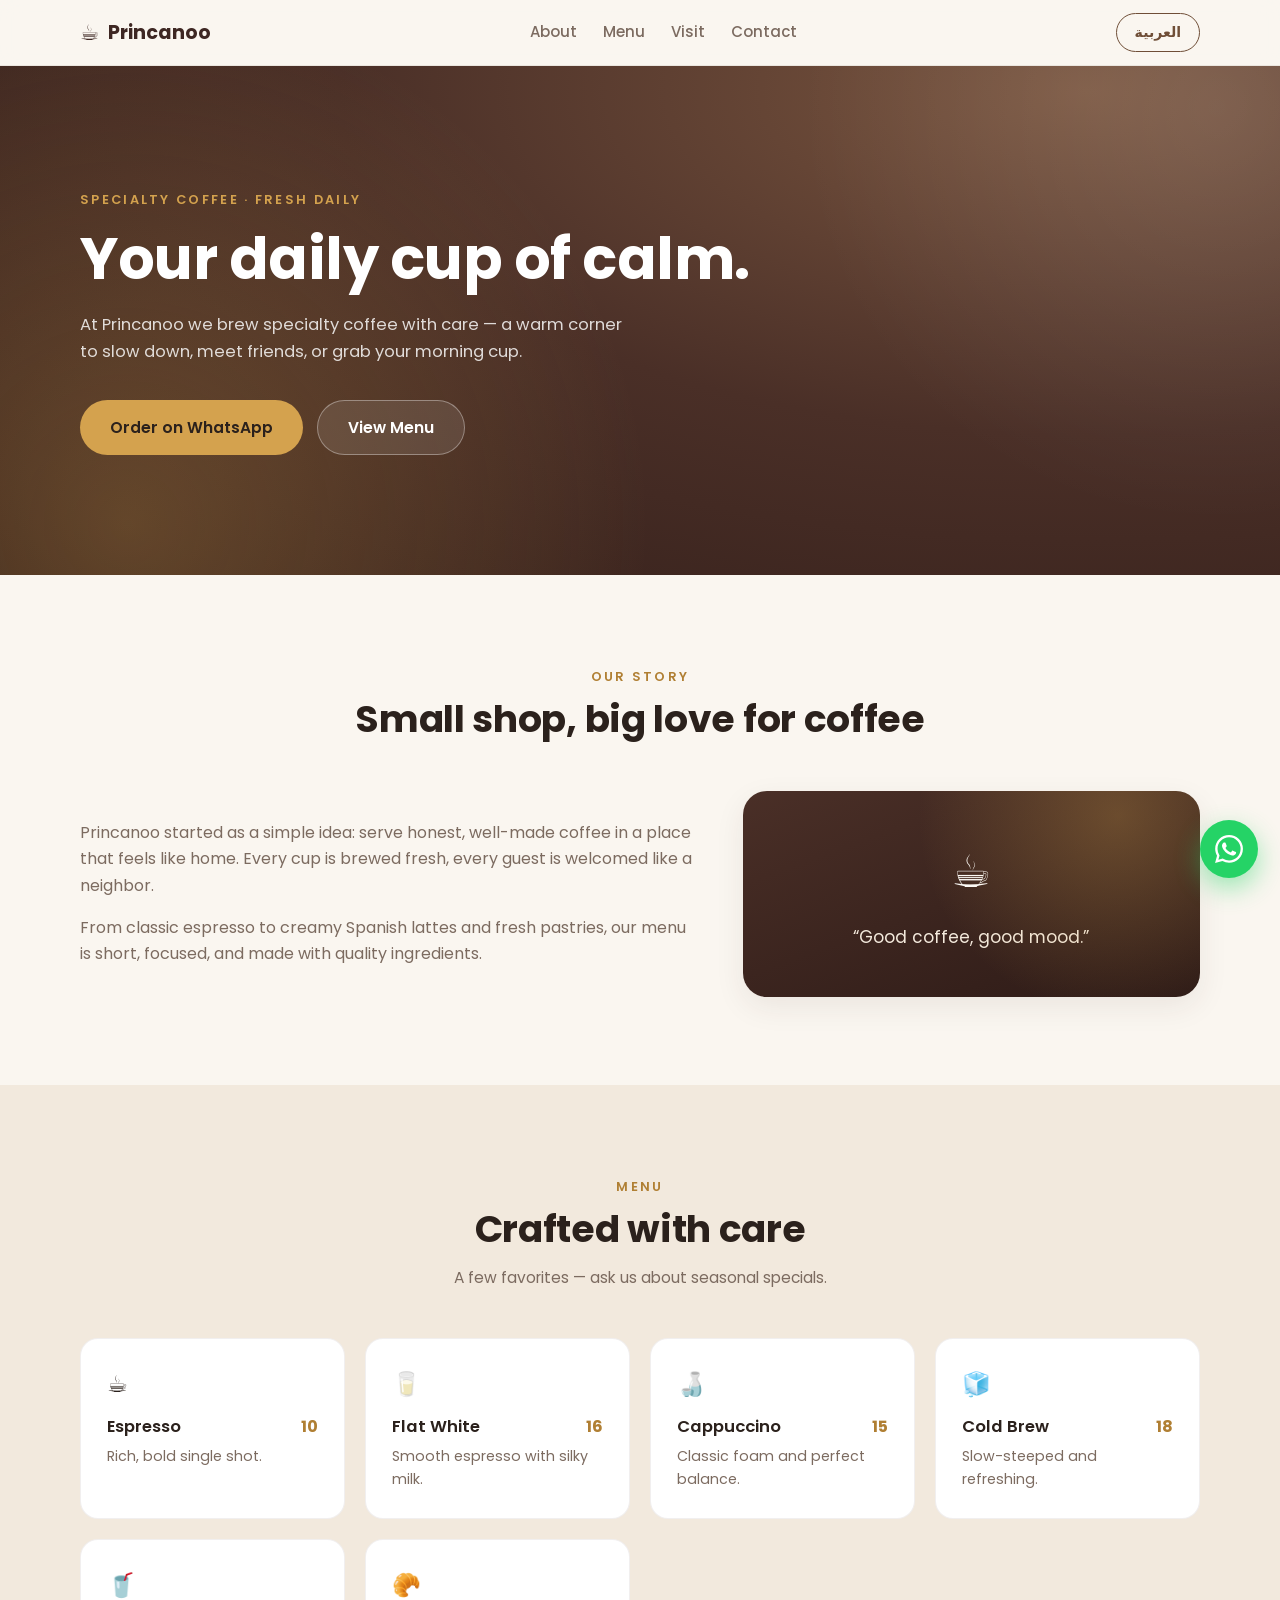
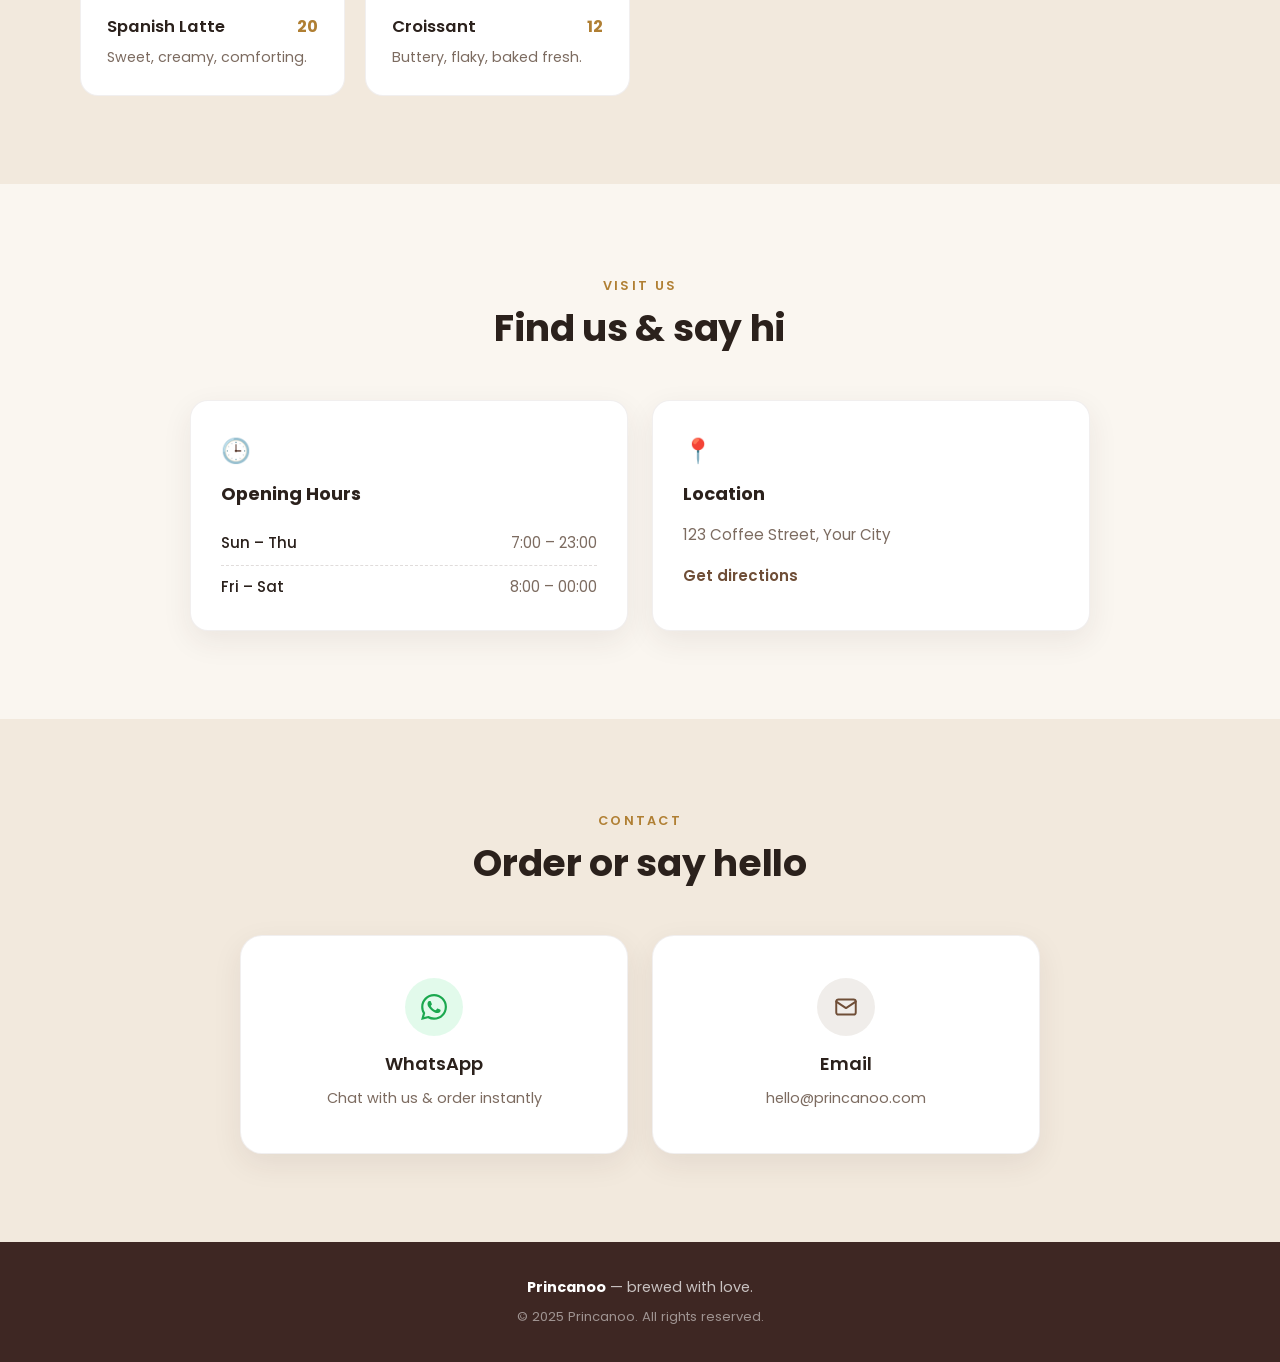
<file: One-page website for Princanoo, a coffee shop/index.html>
<!DOCTYPE html>
<html lang="en" dir="ltr">
<head>
  <meta charset="UTF-8" />
  <meta name="viewport" content="width=device-width, initial-scale=1.0" />
  <title>Princanoo — Coffee Shop</title>
  <meta name="description" content="Princanoo coffee shop — specialty coffee, fresh pastries and a warm atmosphere. Order via WhatsApp or email. English & Arabic." />
  <meta name="theme-color" content="#3e2723" />
  <link rel="preconnect" href="https://fonts.googleapis.com" />
  <link rel="preconnect" href="https://fonts.gstatic.com" crossorigin />
  <link href="https://fonts.googleapis.com/css2?family=Cairo:wght@400;600;700&family=Poppins:wght@400;500;600;700&display=swap" rel="stylesheet" />
  <style>
    *,*::before,*::after{box-sizing:border-box;margin:0;padding:0}
    :root{
      --brown:#3e2723; --coffee:#6f4e37; --cream:#faf6f0; --cream-2:#f2e9dd;
      --gold:#d4a24e; --gold-dark:#b07f33; --text:#2b211c; --muted:#7c6b60;
      --white:#fff; --green:#25d366; --radius:18px;
      --shadow:0 10px 30px rgba(62,39,35,.08);
    }
    html{scroll-behavior:smooth}
    body{font-family:"Poppins",system-ui,-apple-system,"Segoe UI",sans-serif;background:var(--cream);color:var(--text);line-height:1.65;-webkit-font-smoothing:antialiased}
    html[dir="rtl"] body{font-family:"Cairo",system-ui,sans-serif}
    a{text-decoration:none;color:inherit}
    ul{list-style:none}
    .container{width:min(1120px,92%);margin-inline:auto}
    section{scroll-margin-top:84px}
    .eyebrow{display:inline-block;font-size:.8rem;font-weight:600;letter-spacing:.18em;text-transform:uppercase;color:var(--gold)}
    html[dir="rtl"] .eyebrow{letter-spacing:0}

    /* Header */
    .site-header{position:sticky;top:0;z-index:50;background:rgba(250,246,240,.86);backdrop-filter:blur(12px);-webkit-backdrop-filter:blur(12px);border-bottom:1px solid rgba(62,39,35,.08)}
    .header-inner{display:flex;align-items:center;justify-content:space-between;gap:16px;padding-block:13px}
    .brand{display:flex;align-items:center;gap:9px;font-weight:700;font-size:1.2rem;color:var(--brown)}
    .brand-mark{font-size:1.35rem}
    .nav{display:flex;gap:26px}
    .nav a{font-size:.94rem;font-weight:500;color:var(--muted);transition:color .2s}
    .nav a:hover{color:var(--coffee)}
    .lang-toggle{font-family:inherit;font-size:.88rem;font-weight:600;color:var(--coffee);background:transparent;border:1.5px solid var(--coffee);border-radius:999px;padding:8px 18px;cursor:pointer;transition:.2s}
    .lang-toggle:hover{background:var(--coffee);color:#fff}

    /* Hero */
    .hero{position:relative;overflow:hidden;padding-block:clamp(72px,11vw,120px);color:#fff;background:radial-gradient(130% 150% at 85% 5%,#7a5640 0%,#4a2f27 45%,#2e1b17 100%)}
    .hero::before{content:"";position:absolute;inset:0;pointer-events:none;background:radial-gradient(circle at 10% 90%,rgba(212,162,78,.28),transparent 42%),radial-gradient(circle at 95% 8%,rgba(255,255,255,.10),transparent 32%)}
    .hero-inner{position:relative;max-width:740px}
    .hero h1{font-size:clamp(2.15rem,5.2vw,3.6rem);line-height:1.16;letter-spacing:-.5px;margin-top:14px}
    html[dir="rtl"] .hero h1{letter-spacing:0;line-height:1.35}
    .hero-text{color:rgba(255,255,255,.82);font-size:1.03rem;max-width:560px;margin:18px 0 34px}
    .hero-actions{display:flex;flex-wrap:wrap;gap:14px}

    /* Buttons */
    .btn{display:inline-flex;align-items:center;justify-content:center;gap:8px;padding:14px 30px;border-radius:999px;font-size:.97rem;font-weight:600;transition:transform .2s,box-shadow .2s,background .2s}
    .btn-primary{background:var(--gold);color:#2b211c}
    .btn-primary:hover{transform:translateY(-2px);box-shadow:0 12px 26px rgba(212,162,78,.38)}
    .btn-ghost{background:rgba(255,255,255,.1);color:#fff;border:1px solid rgba(255,255,255,.35)}
    .btn-ghost:hover{background:rgba(255,255,255,.2)}

    /* Sections */
    .section{padding-block:clamp(58px,9vw,88px)}
    .section-head{text-align:center;max-width:620px;margin:0 auto clamp(34px,5vw,48px)}
    .section-head .eyebrow{color:var(--gold-dark);margin-bottom:10px}
    .section-head h2{font-size:clamp(1.65rem,3.4vw,2.35rem);line-height:1.22;letter-spacing:-.3px}
    html[dir="rtl"] .section-head h2{letter-spacing:0;line-height:1.4}
    .section-head p{margin-top:12px;color:var(--muted);font-size:.97rem}

    /* About */
    .about-grid{display:grid;grid-template-columns:1.15fr .85fr;gap:44px;align-items:center}
    .about-text p{color:var(--muted);margin-bottom:16px}
    .about-text p:last-child{margin-bottom:0}
    .about-card{position:relative;overflow:hidden;padding:44px 36px;border-radius:24px;text-align:center;color:#fff;background:linear-gradient(160deg,#4a2f27,#2e1b17);box-shadow:var(--shadow)}
    .about-card::after{content:"";position:absolute;inset:0;background:radial-gradient(circle at 82% 12%,rgba(212,162,78,.3),transparent 48%);pointer-events:none}
    .about-card .emoji{position:relative;font-size:2.8rem}
    .about-card blockquote{position:relative;margin-top:14px;font-size:1.06rem;line-height:1.75;color:#f4eadd}

    /* Menu */
    .menu{background:var(--cream-2)}
    .menu-grid{display:grid;grid-template-columns:repeat(auto-fit,minmax(250px,1fr));gap:20px}
    .menu-card{display:flex;flex-direction:column;gap:5px;padding:26px;border-radius:var(--radius);background:var(--white);border:1px solid rgba(62,39,35,.07);transition:transform .25s,box-shadow .25s}
    .menu-card:hover{transform:translateY(-4px);box-shadow:var(--shadow)}
    .menu-emoji{font-size:1.45rem;margin-bottom:4px}
    .menu-top{display:flex;align-items:baseline;justify-content:space-between;gap:14px}
    .menu-name{font-weight:600;font-size:1.04rem}
    .menu-price{font-weight:700;color:var(--gold-dark);white-space:nowrap}
    .menu-desc{font-size:.89rem;color:var(--muted)}

    /* Visit */
    .visit-grid{display:grid;grid-template-columns:1fr 1fr;gap:24px;max-width:900px;margin-inline:auto}
    .info-card{padding:30px;border-radius:var(--radius);background:var(--white);border:1px solid rgba(62,39,35,.07);box-shadow:var(--shadow)}
    .info-icon{font-size:1.5rem;margin-bottom:8px}
    .info-card h3{font-size:1.12rem;margin-bottom:14px}
    .hours li{display:flex;justify-content:space-between;gap:16px;padding-block:9px;font-size:.94rem;color:var(--muted);border-bottom:1px dashed rgba(62,39,35,.16)}
    .hours li:last-child{border-bottom:none;padding-bottom:0}
    .hours li span:first-child{color:var(--text);font-weight:500}
    .address{font-size:.95rem;color:var(--muted);margin-bottom:16px}
    .link-arrow{font-size:.94rem;font-weight:600;color:var(--coffee)}
    .link-arrow:hover{color:var(--gold-dark)}

    /* Contact */
    .contact-grid{display:grid;grid-template-columns:1fr 1fr;gap:24px;max-width:800px;margin-inline:auto}
    .contact-card{display:flex;flex-direction:column;align-items:center;gap:9px;padding:42px 26px;border-radius:22px;text-align:center;background:var(--white);border:1px solid rgba(62,39,35,.07);box-shadow:var(--shadow);transition:transform .25s,box-shadow .25s}
    .contact-card:hover{transform:translateY(-4px);box-shadow:0 18px 44px rgba(62,39,35,.14)}
    .contact-icon{display:grid;place-items:center;width:58px;height:58px;border-radius:50%;margin-bottom:4px}
    .contact-card.wa .contact-icon{background:rgba(37,211,102,.13);color:#1ba84f}
    .contact-card.mail .contact-icon{background:rgba(111,78,55,.1);color:var(--coffee)}
    .contact-title{font-size:1.12rem;font-weight:600}
    .contact-sub{font-size:.9rem;color:var(--muted)}

    /* Footer */
    .footer{padding-block:34px;text-align:center;font-size:.9rem;color:rgba(255,255,255,.72);background:var(--brown)}
    .footer strong{color:#fff}
    .footer-small{margin-top:6px;font-size:.82rem;color:rgba(255,255,255,.5)}

    /* Floating WhatsApp */
    .fab{position:fixed;inset-inline-end:22px;bottom:22px;z-index:80;display:grid;place-items:center;width:58px;height:58px;border-radius:50%;background:var(--green);color:#fff;box-shadow:0 10px 26px rgba(37,211,102,.45);transition:transform .2s}
    .fab:hover{transform:scale(1.08)}

    /* Responsive */
    @media (max-width:860px){
      .nav{display:none}
      .about-grid,.visit-grid,.contact-grid{grid-template-columns:1fr}
      .about-grid{gap:32px}
      .contact-card{padding:34px 22px}
    }
    @media (max-width:480px){
      .hero-actions .btn{flex:1 1 100%}
      .fab{inset-inline-end:16px;bottom:16px;width:54px;height:54px}
    }
  </style>
</head>
<body>

  <header class="site-header">
    <div class="container header-inner">
      <a href="#home" class="brand">
        <span class="brand-mark">☕</span>
        <span class="brand-name">Princanoo</span>
      </a>
      <nav class="nav">
        <a href="#about" data-en="About" data-ar="عننا">About</a>
        <a href="#menu" data-en="Menu" data-ar="المنيو">Menu</a>
        <a href="#visit" data-en="Visit" data-ar="زيارتنا">Visit</a>
        <a href="#contact" data-en="Contact" data-ar="تواصل">Contact</a>
      </nav>
      <button id="langToggle" class="lang-toggle" type="button" aria-label="Switch language">العربية</button>
    </div>
  </header>

  <main>
    <!-- HERO -->
    <section id="home" class="hero">
      <div class="container">
        <div class="hero-inner">
          <span class="eyebrow" data-en="Specialty Coffee · Fresh Daily" data-ar="قهوة مختصة · طازجة يومياً">Specialty Coffee · Fresh Daily</span>
          <h1 data-en="Your daily cup of calm." data-ar="فنجانك اليومي من الهدوء.">Your daily cup of calm.</h1>
          <p class="hero-text" data-en="At Princanoo we brew specialty coffee with care — a warm corner to slow down, meet friends, or grab your morning cup." data-ar="في برينكانو نُحضّر القهوة المختصة بعناية — ركن دافئ لتستريح، تلتقي بالأصدقاء، أو تأخذ قهوة صباحك.">At Princanoo we brew specialty coffee with care — a warm corner to slow down, meet friends, or grab your morning cup.</p>
          <div class="hero-actions">
            <a class="btn btn-primary js-wa" href="#" target="_blank" rel="noopener" data-en="Order on WhatsApp" data-ar="اطلب عبر واتساب">Order on WhatsApp</a>
            <a class="btn btn-ghost" href="#menu" data-en="View Menu" data-ar="شاهد المنيو">View Menu</a>
          </div>
        </div>
      </div>
    </section>

    <!-- ABOUT -->
    <section id="about" class="section">
      <div class="container">
        <div class="section-head">
          <span class="eyebrow" data-en="Our Story" data-ar="قصتنا">Our Story</span>
          <h2 data-en="Small shop, big love for coffee" data-ar="مقهى صغير، حب كبير للقهوة">Small shop, big love for coffee</h2>
        </div>
        <div class="about-grid">
          <div class="about-text">
            <p data-en="Princanoo started as a simple idea: serve honest, well-made coffee in a place that feels like home. Every cup is brewed fresh, every guest is welcomed like a neighbor." data-ar="بدأ برينكانو بفكرة بسيطة: تقديم قهوة صادقة ومتقنة في مكان يشبه البيت. كل فنجان يُحضّر طازجاً، وكل ضيف يُستقبل كجار عزيز.">Princanoo started as a simple idea: serve honest, well-made coffee in a place that feels like home. Every cup is brewed fresh, every guest is welcomed like a neighbor.</p>
            <p data-en="From classic espresso to creamy Spanish lattes and fresh pastries, our menu is short, focused, and made with quality ingredients." data-ar="من الإسبريسو الكلاسيكي إلى اللاتيه الإسباني الكريمي والمعجنات الطازجة، منيونا مختصر ومركّز ومصنوع من مكونات عالية الجودة.">From classic espresso to creamy Spanish lattes and fresh pastries, our menu is short, focused, and made with quality ingredients.</p>
          </div>
          <div class="about-card">
            <div class="emoji">☕</div>
            <blockquote data-en="“Good coffee, good mood.”" data-ar="«قهوة جيدة، مزاج أجمل.»">“Good coffee, good mood.”</blockquote>
          </div>
        </div>
      </div>
    </section>

    <!-- MENU -->
    <section id="menu" class="section menu">
      <div class="container">
        <div class="section-head">
          <span class="eyebrow" data-en="Menu" data-ar="المنيو">Menu</span>
          <h2 data-en="Crafted with care" data-ar="مصنوع بعناية">Crafted with care</h2>
          <p data-en="A few favorites — ask us about seasonal specials." data-ar="أبرز المفضلات — اسألنا عن العروض الموسمية.">A few favorites — ask us about seasonal specials.</p>
        </div>
        <div class="menu-grid">
          <article class="menu-card">
            <span class="menu-emoji">☕</span>
            <div class="menu-top">
              <span class="menu-name" data-en="Espresso" data-ar="إسبريسو">Espresso</span>
              <span class="menu-price">10</span>
            </div>
            <span class="menu-desc" data-en="Rich, bold single shot." data-ar="جرعة غنية وقوية.">Rich, bold single shot.</span>
          </article>
          <article class="menu-card">
            <span class="menu-emoji">🥛</span>
            <div class="menu-top">
              <span class="menu-name" data-en="Flat White" data-ar="فلات وايت">Flat White</span>
              <span class="menu-price">16</span>
            </div>
            <span class="menu-desc" data-en="Smooth espresso with silky milk." data-ar="إسبريسو ناعم مع حليب حريري.">Smooth espresso with silky milk.</span>
          </article>
          <article class="menu-card">
            <span class="menu-emoji">🍶</span>
            <div class="menu-top">
              <span class="menu-name" data-en="Cappuccino" data-ar="كابتشينو">Cappuccino</span>
              <span class="menu-price">15</span>
            </div>
            <span class="menu-desc" data-en="Classic foam and perfect balance." data-ar="رغوة كلاسيكية وتوازن مثالي.">Classic foam and perfect balance.</span>
          </article>
          <article class="menu-card">
            <span class="menu-emoji">🧊</span>
            <div class="menu-top">
              <span class="menu-name" data-en="Cold Brew" data-ar="كولد برو">Cold Brew</span>
              <span class="menu-price">18</span>
            </div>
            <span class="menu-desc" data-en="Slow-steeped and refreshing." data-ar="منقوع ببطء ومنعش.">Slow-steeped and refreshing.</span>
          </article>
          <article class="menu-card">
            <span class="menu-emoji">🥤</span>
            <div class="menu-top">
              <span class="menu-name" data-en="Spanish Latte" data-ar="لاتيه إسباني">Spanish Latte</span>
              <span class="menu-price">20</span>
            </div>
            <span class="menu-desc" data-en="Sweet, creamy, comforting." data-ar="حلو وكريمي ومريح.">Sweet, creamy, comforting.</span>
          </article>
          <article class="menu-card">
            <span class="menu-emoji">🥐</span>
            <div class="menu-top">
              <span class="menu-name" data-en="Croissant" data-ar="كرواسون">Croissant</span>
              <span class="menu-price">12</span>
            </div>
            <span class="menu-desc" data-en="Buttery, flaky, baked fresh." data-ar="بالزبدة، مقرمش، طازج.">Buttery, flaky, baked fresh.</span>
          </article>
        </div>
      </div>
    </section>

    <!-- VISIT -->
    <section id="visit" class="section">
      <div class="container">
        <div class="section-head">
          <span class="eyebrow" data-en="Visit us" data-ar="زورونا">Visit us</span>
          <h2 data-en="Find us & say hi" data-ar="تجدنا وقل مرحباً">Find us & say hi</h2>
        </div>
        <div class="visit-grid">
          <div class="info-card">
            <div class="info-icon">🕒</div>
            <h3 data-en="Opening Hours" data-ar="أوقات العمل">Opening Hours</h3>
            <ul class="hours">
              <li><span data-en="Sun – Thu" data-ar="الأحد – الخميس">Sun – Thu</span><span>7:00 – 23:00</span></li>
              <li><span data-en="Fri – Sat" data-ar="الجمعة – السبت">Fri – Sat</span><span>8:00 – 00:00</span></li>
            </ul>
          </div>
          <div class="info-card">
            <div class="info-icon">📍</div>
            <h3 data-en="Location" data-ar="الموقع">Location</h3>
            <p class="address" data-en="123 Coffee Street, Your City" data-ar="شارع القهوة 123، مدينتك">123 Coffee Street, Your City</p>
            <a class="link-arrow" href="https://www.google.com/maps/search/?api=1&query=Princanoo+Coffee" target="_blank" rel="noopener" data-en="Get directions" data-ar="احصل على الاتجاهات">Get directions</a>
          </div>
        </div>
      </div>
    </section>

    <!-- CONTACT -->
    <section id="contact" class="section menu">
      <div class="container">
        <div class="section-head">
          <span class="eyebrow" data-en="Contact" data-ar="تواصل">Contact</span>
          <h2 data-en="Order or say hello" data-ar="اطلب أو قل مرحباً">Order or say hello</h2>
        </div>
        <div class="contact-grid">
          <a class="contact-card wa js-wa" href="#" target="_blank" rel="noopener">
            <span class="contact-icon">
              <svg viewBox="0 0 24 24" width="26" height="26" fill="currentColor" aria-hidden="true"><path d="M17.472 14.382c-.297-.149-1.758-.867-2.03-.967-.273-.099-.471-.148-.67.15-.197.297-.767.966-.94 1.164-.173.199-.347.223-.644.075-.297-.15-1.255-.463-2.39-1.475-.883-.788-1.48-1.761-1.653-2.059-.173-.297-.018-.458.13-.606.134-.133.298-.347.446-.52.149-.174.198-.298.298-.497.099-.198.05-.371-.025-.52-.075-.149-.669-1.612-.916-2.207-.242-.579-.487-.5-.669-.51-.173-.008-.371-.01-.57-.01-.198 0-.52.074-.792.372-.272.297-1.04 1.016-1.04 2.479 0 1.462 1.065 2.875 1.213 3.074.149.198 2.096 3.2 5.077 4.487.709.306 1.262.489 1.694.625.712.227 1.36.195 1.871.118.571-.085 1.758-.719 2.006-1.413.248-.694.248-1.289.173-1.413-.074-.124-.272-.198-.57-.347m-5.421 7.403h-.004a9.87 9.87 0 01-5.031-1.378l-.361-.214-3.741.982.998-3.648-.235-.374a9.86 9.86 0 01-1.51-5.26c.001-5.45 4.436-9.884 9.888-9.884 2.64 0 5.122 1.03 6.988 2.898a9.825 9.825 0 012.893 6.994c-.003 5.45-4.437 9.884-9.885 9.884m8.413-18.297A11.815 11.815 0 0012.05 0C5.495 0 .16 5.335.157 11.892c0 2.096.547 4.142 1.588 5.945L.057 24l6.305-1.654a11.882 11.882 0 005.683 1.448h.005c6.554 0 11.89-5.335 11.893-11.893a11.821 11.821 0 00-3.48-8.413z"/></svg>
            </span>
            <span class="contact-title" data-en="WhatsApp" data-ar="واتساب">WhatsApp</span>
            <span class="contact-sub" data-en="Chat with us & order instantly" data-ar="راسلنا واطلب فوراً">Chat with us & order instantly</span>
          </a>
          <a class="contact-card mail js-mail" href="#">
            <span class="contact-icon">
              <svg viewBox="0 0 24 24" width="26" height="26" fill="none" stroke="currentColor" stroke-width="1.8" stroke-linecap="round" stroke-linejoin="round" aria-hidden="true"><rect x="3" y="5" width="18" height="14" rx="2"/><path d="m3 7 9 6 9-6"/></svg>
            </span>
            <span class="contact-title" data-en="Email" data-ar="البريد الإلكتروني">Email</span>
            <span class="contact-sub js-mail-text">hello@princanoo.com</span>
          </a>
        </div>
      </div>
    </section>
  </main>

  <footer class="footer">
    <div class="container">
      <p><strong>Princanoo</strong> — <span data-en="brewed with love." data-ar="مُحضّر بحب.">brewed with love.</span></p>
      <p class="footer-small" data-en="© 2025 Princanoo. All rights reserved." data-ar="© 2025 برينكانو. جميع الحقوق محفوظة.">© 2025 Princanoo. All rights reserved.</p>
    </div>
  </footer>

  <!-- Floating WhatsApp button -->
  <a class="fab js-wa" href="#" target="_blank" rel="noopener" aria-label="Chat on WhatsApp">
    <svg viewBox="0 0 24 24" width="28" height="28" fill="currentColor" aria-hidden="true"><path d="M17.472 14.382c-.297-.149-1.758-.867-2.03-.967-.273-.099-.471-.148-.67.15-.197.297-.767.966-.94 1.164-.173.199-.347.223-.644.075-.297-.15-1.255-.463-2.39-1.475-.883-.788-1.48-1.761-1.653-2.059-.173-.297-.018-.458.13-.606.134-.133.298-.347.446-.52.149-.174.198-.298.298-.497.099-.198.05-.371-.025-.52-.075-.149-.669-1.612-.916-2.207-.242-.579-.487-.5-.669-.51-.173-.008-.371-.01-.57-.01-.198 0-.52.074-.792.372-.272.297-1.04 1.016-1.04 2.479 0 1.462 1.065 2.875 1.213 3.074.149.198 2.096 3.2 5.077 4.487.709.306 1.262.489 1.694.625.712.227 1.36.195 1.871.118.571-.085 1.758-.719 2.006-1.413.248-.694.248-1.289.173-1.413-.074-.124-.272-.198-.57-.347m-5.421 7.403h-.004a9.87 9.87 0 01-5.031-1.378l-.361-.214-3.741.982.998-3.648-.235-.374a9.86 9.86 0 01-1.51-5.26c.001-5.45 4.436-9.884 9.888-9.884 2.64 0 5.122 1.03 6.988 2.898a9.825 9.825 0 012.893 6.994c-.003 5.45-4.437 9.884-9.885 9.884m8.413-18.297A11.815 11.815 0 0012.05 0C5.495 0 .16 5.335.157 11.892c0 2.096.547 4.142 1.588 5.945L.057 24l6.305-1.654a11.882 11.882 0 005.683 1.448h.005c6.554 0 11.89-5.335 11.893-11.893a11.821 11.821 0 00-3.48-8.413z"/></svg>
  </a>

  <script>
    /* ===== EDIT THESE 3 LINES ===== */
    const WA_NUMBER = "201234567890"; // country code + number (no +, no spaces)
    const EMAIL = "hello@princanoo.com";
    const WA_MESSAGE = "Hello Princanoo! I'd like to place an order.";

    // Build WhatsApp & Email links
    document.querySelectorAll(".js-wa").forEach(function (a) {
      a.href = "https://wa.me/" + WA_NUMBER + "?text=" + encodeURIComponent(WA_MESSAGE);
    });
    document.querySelectorAll(".js-mail").forEach(function (a) {
      a.href = "mailto:" + EMAIL + "?subject=" + encodeURIComponent("Order from Princanoo");
    });
    document.querySelectorAll(".js-mail-text").forEach(function (el) {
      el.textContent = EMAIL;
    });

    // Language switcher (EN / AR + RTL)
    function setLang(lang) {
      const isAr = lang === "ar";
      document.documentElement.lang = lang;
      document.documentElement.dir = isAr ? "rtl" : "ltr";

      document.querySelectorAll("[data-en]").forEach(function (el) {
        const val = el.getAttribute("data-" + lang);
        if (val !== null) el.textContent = val;
      });

      const toggle = document.getElementById("langToggle");
      toggle.textContent = isAr ? "English" : "العربية";
      toggle.setAttribute("aria-label", isAr ? "Switch to English" : "التبديل إلى العربية");

      document.title = isAr ? "برينكانو — مقهى" : "Princanoo — Coffee Shop";

      try { localStorage.setItem("princanoo-lang", lang); } catch (e) {}
    }

    document.getElementById("langToggle").addEventListener("click", function () {
      setLang(document.documentElement.lang === "ar" ? "en" : "ar");
    });

    let saved = "en";
    try { saved = localStorage.getItem("princanoo-lang") || "en"; } catch (e) {}
    setLang(saved);
  </script>
</body>
</html>
</file>
